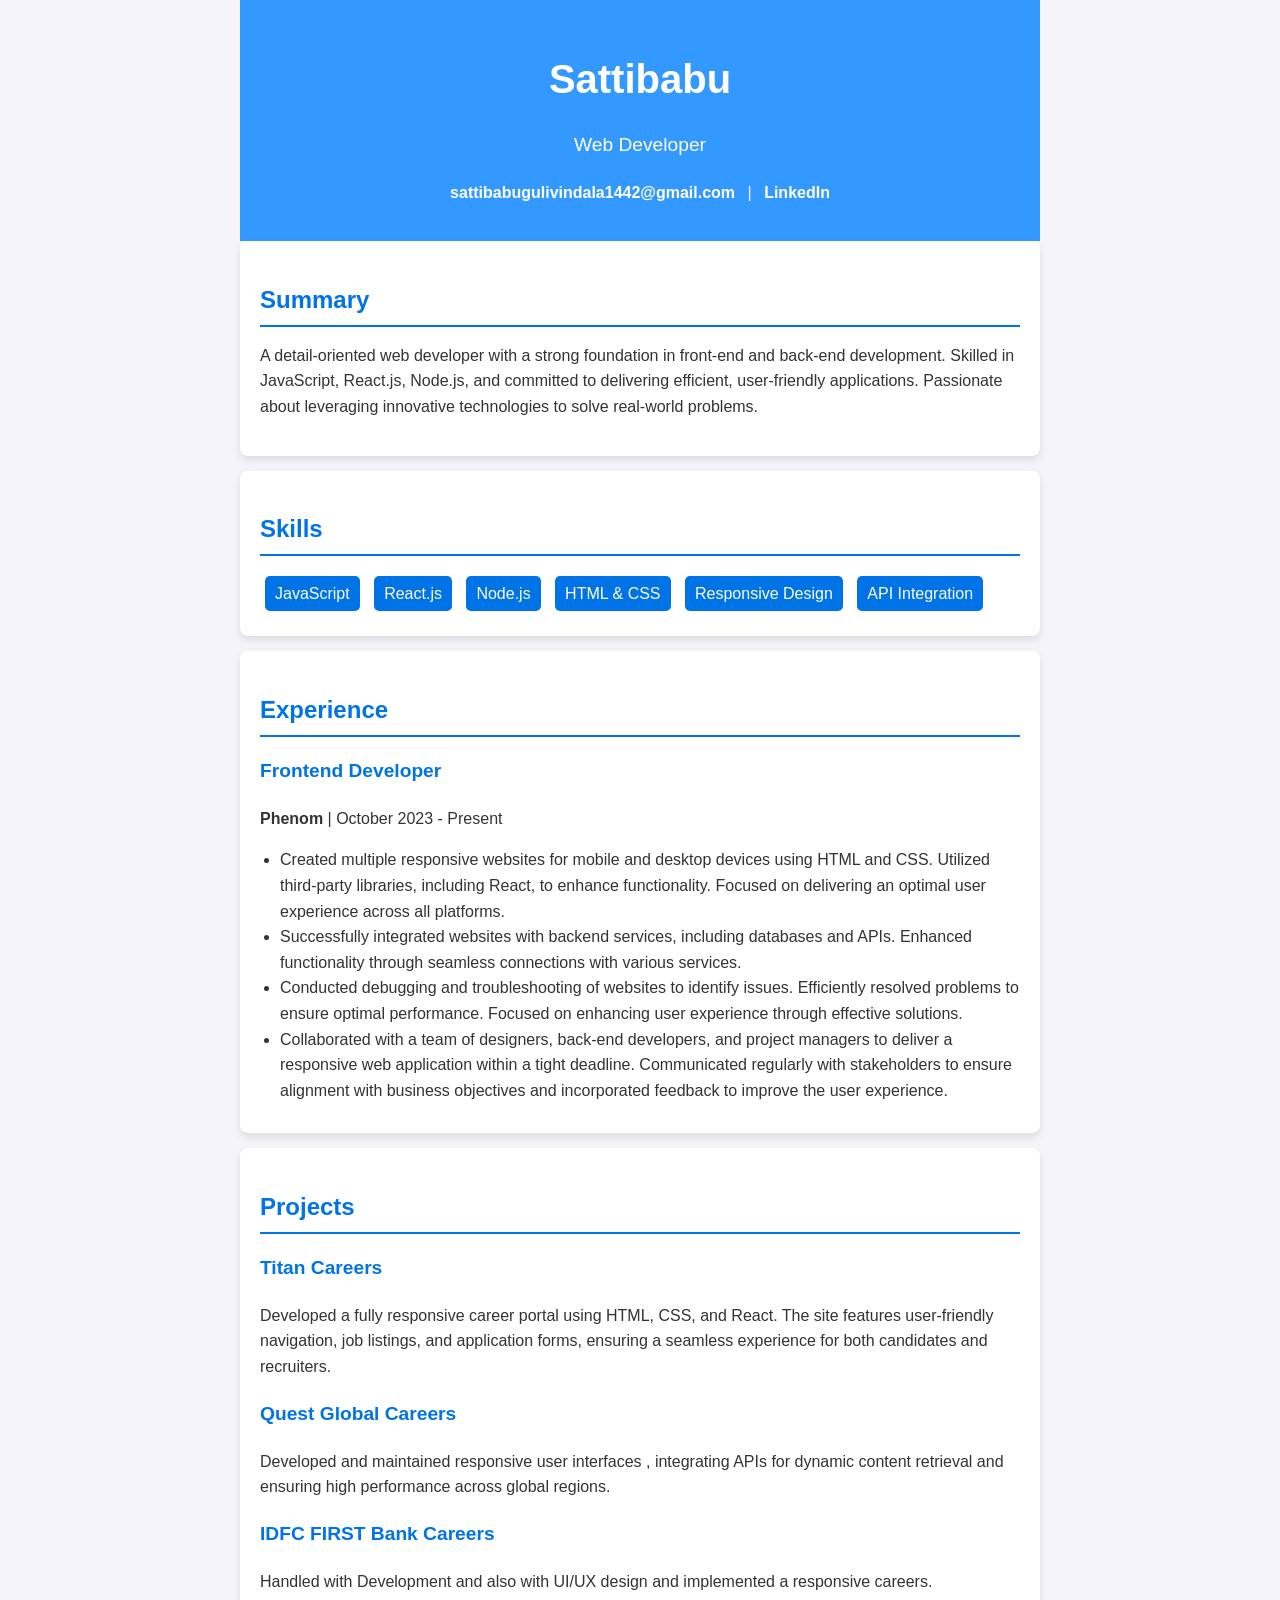
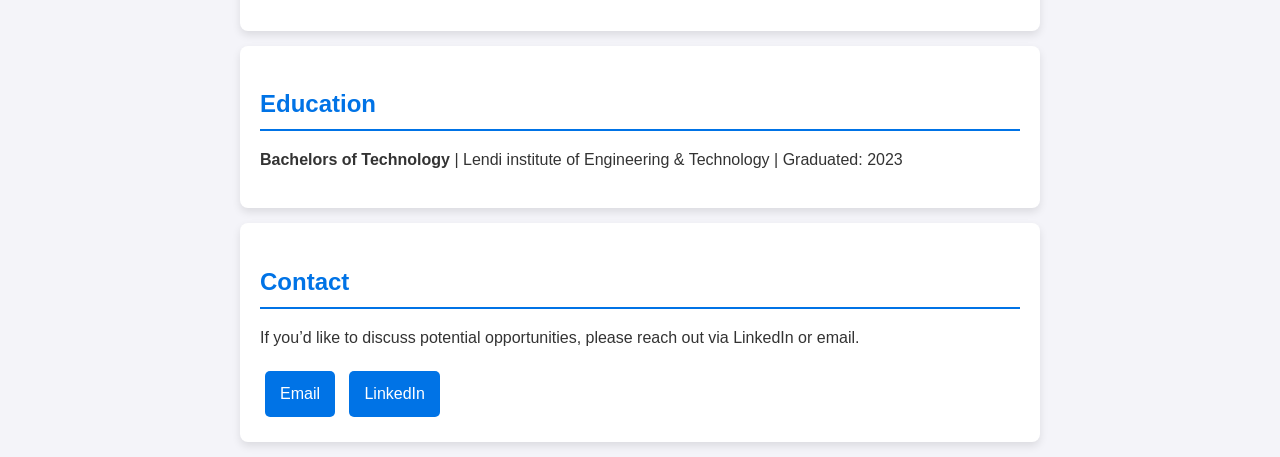
<file: index.html>
<!DOCTYPE html>
<html lang="en">
<head>
  <meta charset="UTF-8">
  <meta name="viewport" content="width=device-width, initial-scale=1.0">
  <meta property="og:title" content="Hi sattibabu">
  <meta property="og:description" content="Hi this is sattibabu">
  <title>Sattibabu - Web Developer Resume</title>
  <base href="https://sattibabugulivindala.github.io/portfolio/">
  <link rel="stylesheet" href="portfolio.css">
</head>
<body>
  <!-- Header Section -->
  <header class="resume-header">
    <h1>Sattibabu</h1>
    <p class="title">Web Developer</p>
    <p class="contact-info">
      <a href="mailto:sattibabu@example.com">sattibabugulivindala1442@gmail.com</a> | 
      <a href="https://www.linkedin.com/in/sattibabu-gulivindala/" target="_blank">LinkedIn</a>
    </p>
  </header>

  <!-- Summary Section -->
  <section class="section summary">
    <h2>Summary</h2>
    <p>A detail-oriented web developer with a strong foundation in front-end and back-end development. Skilled in JavaScript, React.js, Node.js, and committed to delivering efficient, user-friendly applications. Passionate about leveraging innovative technologies to solve real-world problems.</p>
  </section>

  <!-- Skills Section -->
  <section class="section skills">
    <h2>Skills</h2>
    <div class="skills-list">
      <span>JavaScript</span>
      <span>React.js</span>
      <span>Node.js</span>
      <span>HTML & CSS</span>
      <span>Responsive Design</span>
      <span>API Integration</span>
    </div>
  </section>

  <!-- Experience Section -->
  <section class="section experience">
    <h2>Experience</h2>
    <div class="job">
      <h3>Frontend Developer</h3>
      <p><strong>Phenom</strong> | October 2023 - Present</p>
      <ul>
        <li>Created multiple responsive websites for mobile and desktop devices using HTML and CSS. Utilized third-party libraries, including React, to enhance functionality. Focused on delivering an optimal user experience across all platforms.</li>
        <li>Successfully integrated websites with backend services, including databases and APIs. Enhanced functionality through seamless connections with various services.
</li>
        <li>Conducted debugging and troubleshooting of websites to identify issues. Efficiently resolved problems to ensure optimal performance. Focused on enhancing user experience through effective solutions.</li>
        <li>Collaborated with a team of designers, back-end developers, and project managers to deliver a responsive web application within a tight deadline. Communicated regularly with stakeholders to ensure alignment with business objectives and incorporated feedback to improve the user experience. 
</li>
      </ul>
    </div>
  </section>

  <!-- Projects Section -->
  <section class="section projects">
    <h2>Projects</h2>
    <div class="project">
      <h3>Titan Careers</h3>
      <p> Developed a fully responsive career portal using HTML, CSS, and React. The site features user-friendly navigation, job listings, and application forms, ensuring a seamless experience for both candidates and recruiters.</p>
    </div>
    <div class="project">
      <h3>Quest Global Careers</h3>
      <p> Developed and maintained responsive user interfaces , integrating APIs for dynamic content retrieval and ensuring high performance across global regions.</p>
    </div>
    <div class="project">
      <h3>IDFC FIRST Bank Careers</h3>
      <p> Handled with Development and also with UI/UX design and implemented a responsive careers.</p>
    </div>
  </section>

  <!-- Education Section -->
  <section class="section education">
    <h2>Education</h2>
    <p><strong>Bachelors of Technology</strong> | Lendi institute of Engineering & Technology | Graduated: 2023</p>
  </section>

  <!-- Contact Section -->
  <footer class="section contact">
    <h2>Contact</h2>
    <p>If you’d like to discuss potential opportunities, please reach out via LinkedIn or email.</p>
    <a href="mailto:sattibabugulivindala1442@gmail.com" class="contact-link">Email</a>
    <a href="https://www.linkedin.com/in/sattibabu-gulivindala" class="contact-link" target="_blank">LinkedIn</a>
  </footer>
</body>
</html>
</file>
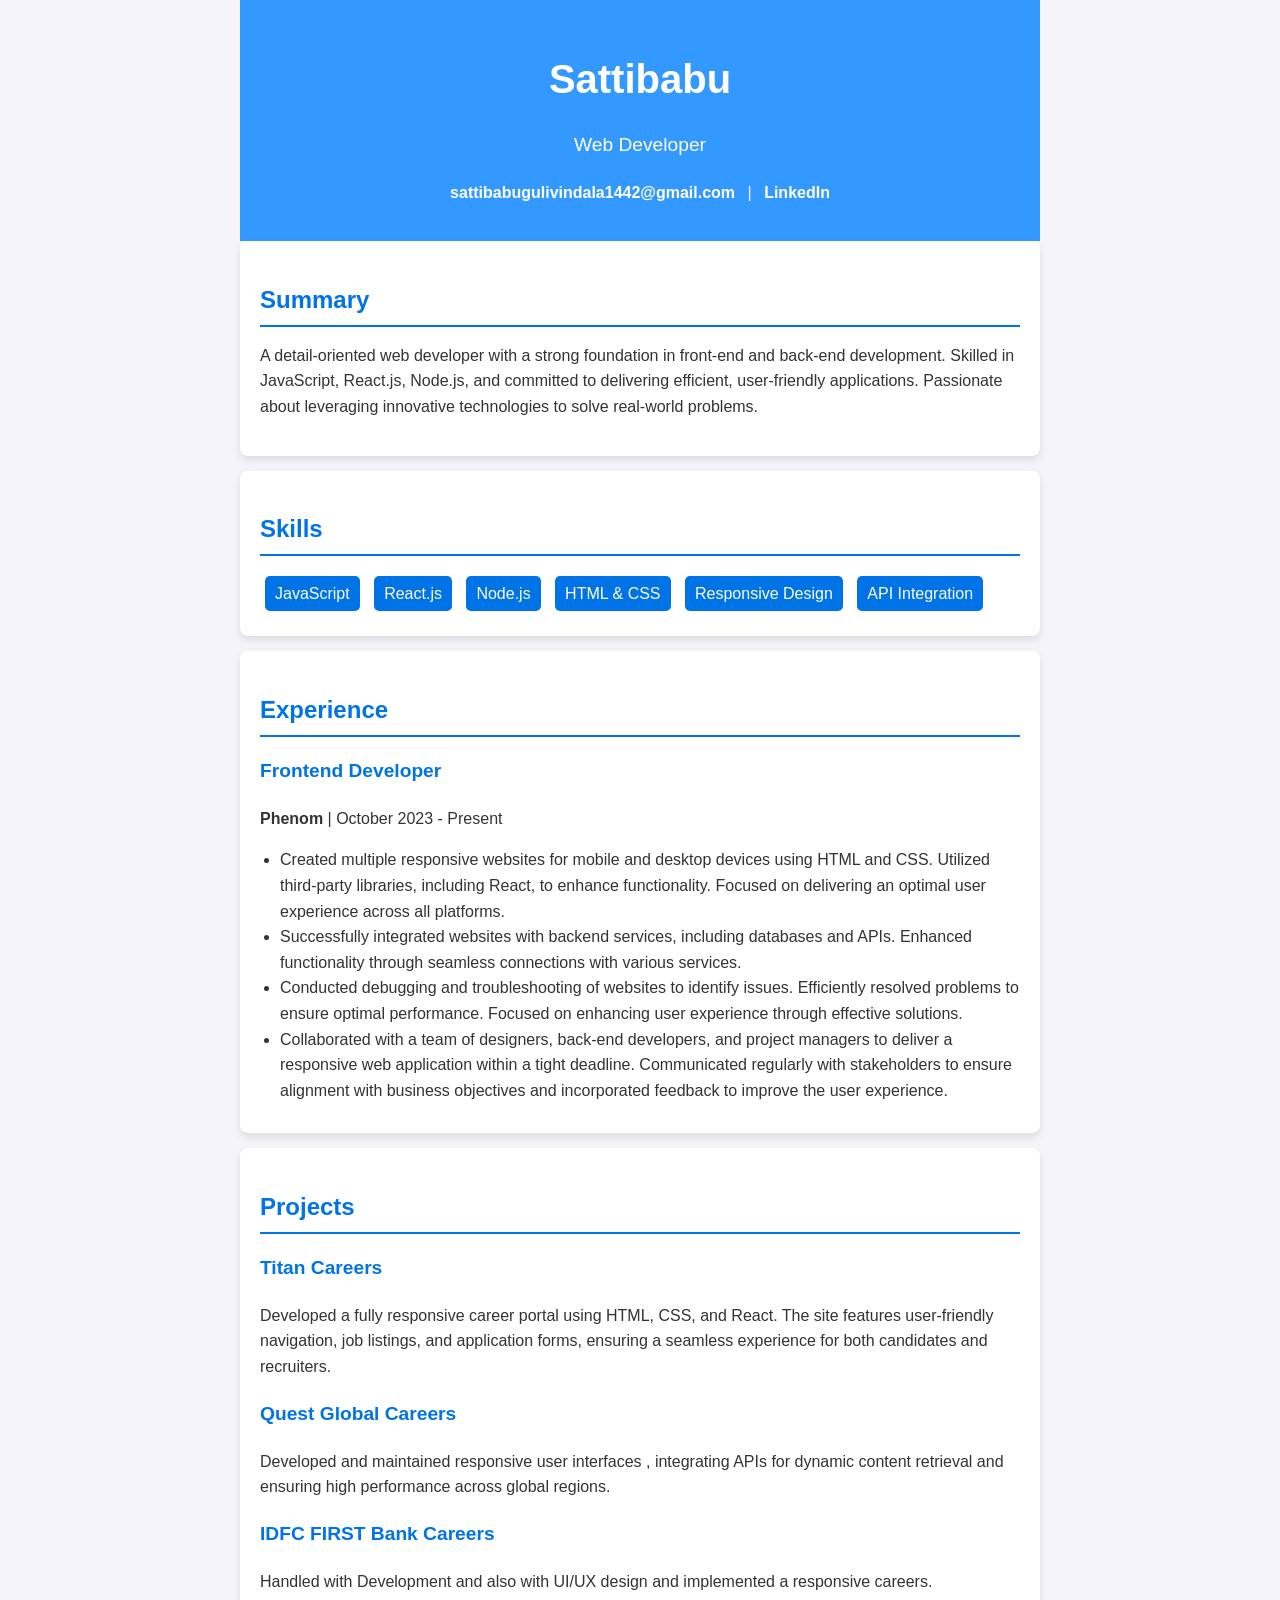
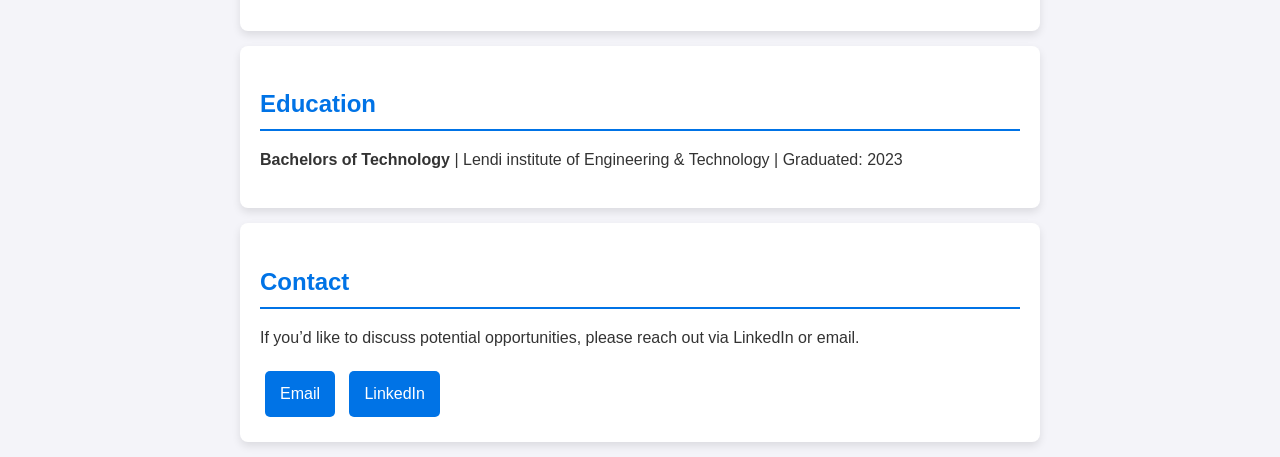
<file: portfolio.html>
<!DOCTYPE html>
<html lang="en">
<head>
  <meta charset="UTF-8">
  <meta name="viewport" content="width=device-width, initial-scale=1.0">
  <title>Sattibabu - Web Developer Resume</title>
  <link rel="stylesheet" href="portfolio.css">
</head>
<body>
  <!-- Header Section -->
  <header class="resume-header">
    <h1>Sattibabu</h1>
    <p class="title">Web Developer</p>
    <p class="contact-info">
      <a href="mailto:sattibabu@example.com">sattibabugulivindala1442@gmail.com</a> | 
      <a href="www.linkedin.com/in/sattibabu-gulivindala" target="_blank">LinkedIn</a>
    </p>
  </header>

  <!-- Summary Section -->
  <section class="section summary">
    <h2>Summary</h2>
    <p>A detail-oriented web developer with a strong foundation in front-end and back-end development. Skilled in JavaScript, React.js, Node.js, and committed to delivering efficient, user-friendly applications. Passionate about leveraging innovative technologies to solve real-world problems.</p>
  </section>

  <!-- Skills Section -->
  <section class="section skills">
    <h2>Skills</h2>
    <div class="skills-list">
      <span>JavaScript</span>
      <span>React.js</span>
      <span>Node.js</span>
      <span>HTML & CSS</span>
      <span>Responsive Design</span>
      <span>API Integration</span>
    </div>
  </section>

  <!-- Experience Section -->
  <section class="section experience">
    <h2>Experience</h2>
    <div class="job">
      <h3>Frontend Developer</h3>
      <p><strong>Phenom</strong> | October 2023 - Present</p>
      <ul>
        <li>Created multiple responsive websites for mobile and desktop devices using HTML and CSS. Utilized third-party libraries, including React, to enhance functionality. Focused on delivering an optimal user experience across all platforms.</li>
        <li>Successfully integrated websites with backend services, including databases and APIs. Enhanced functionality through seamless connections with various services.
</li>
        <li>Conducted debugging and troubleshooting of websites to identify issues. Efficiently resolved problems to ensure optimal performance. Focused on enhancing user experience through effective solutions.</li>
        <li>Collaborated with a team of designers, back-end developers, and project managers to deliver a responsive web application within a tight deadline. Communicated regularly with stakeholders to ensure alignment with business objectives and incorporated feedback to improve the user experience. 
</li>
      </ul>
    </div>
  </section>

  <!-- Projects Section -->
  <section class="section projects">
    <h2>Projects</h2>
    <div class="project">
      <h3>Titan Careers</h3>
      <p> Developed a fully responsive career portal using HTML, CSS, and React. The site features user-friendly navigation, job listings, and application forms, ensuring a seamless experience for both candidates and recruiters.</p>
    </div>
    <div class="project">
      <h3>Quest Global Careers</h3>
      <p> Developed and maintained responsive user interfaces , integrating APIs for dynamic content retrieval and ensuring high performance across global regions.</p>
    </div>
    <div class="project">
      <h3>IDFC FIRST Bank Careers</h3>
      <p> Handled with Development and also with UI/UX design and implemented a responsive careers.</p>
    </div>
  </section>

  <!-- Education Section -->
  <section class="section education">
    <h2>Education</h2>
    <p><strong>Bachelors of Technology</strong> | Lendi institute of Engineering & Technology | Graduated: 2023</p>
  </section>

  <!-- Contact Section -->
  <footer class="section contact">
    <h2>Contact</h2>
    <p>If you’d like to discuss potential opportunities, please reach out via LinkedIn or email.</p>
    <a href="mailto:sattibabugulivindala1442@gmail.com" class="contact-link">Email</a>
    <a href="www.linkedin.com/in/sattibabu-gulivindala" class="contact-link" target="_blank">LinkedIn</a>
  </footer>
</body>
</html>
</file>
<file: portfolio.css>
/* Global Styles */
body {
  font-family: Arial, sans-serif;
  color: #333;
  line-height: 1.6;
  background-color: #f4f4f9;
  margin: 0;
  padding: 0 15px;
  max-width: 800px;
  margin: auto;
}

/* Header Section */
.resume-header {
  text-align: center;
  padding: 20px;
  background-color: #3399ff;
  color: #ffffff;
}

.resume-header h1 {
  font-size: 2.5rem;
  margin-bottom: 5px;
}

.title {
  font-size: 1.2rem;
  color: #ffffff;
}

.contact-info a {
  color: #ffffff;
  text-decoration: none;
  margin: 0 8px;
  font-weight: bold;
}

.contact-info a:hover {
  color: #ffde59;
}

/* Section Styles */
.section {
  padding: 20px;
  margin-bottom: 15px;
  background: #ffffff;
  border-radius: 8px;
  box-shadow: 0 4px 8px rgba(0, 0, 0, 0.1);
}

.section h2 {
  color: #0073e6;
  border-bottom: 2px solid #0073e6;
  padding-bottom: 5px;
  margin-bottom: 15px;
}

/* Skills Section */
.skills-list span {
  display: inline-block;
  background-color: #0073e6;
  color: #ffffff;
  padding: 5px 10px;
  margin: 5px;
  border-radius: 5px;
}

/* Experience Section */
.job h3 {
  font-size: 1.2rem;
  color: #0073e6;
}

.job ul {
  list-style-type: disc;
  margin: 10px 0;
  padding-left: 20px;
}

/* Project Section */
.project h3 {
  font-size: 1.2rem;
  color: #0073e6;
}

.project {
  margin-bottom: 15px;
}

/* Contact Section */
.contact-link {
  display: inline-block;
  padding: 10px 15px;
  background-color: #0073e6;
  color: #ffffff;
  text-decoration: none;
  margin: 5px;
  border-radius: 5px;
  transition: background-color 0.3s;
}

.contact-link:hover {
  background-color: #005bb5;
}

/* Responsive Design */
@media (max-width: 600px) {
  .resume-header h1 {
    font-size: 2rem;
  }
}
</file>
